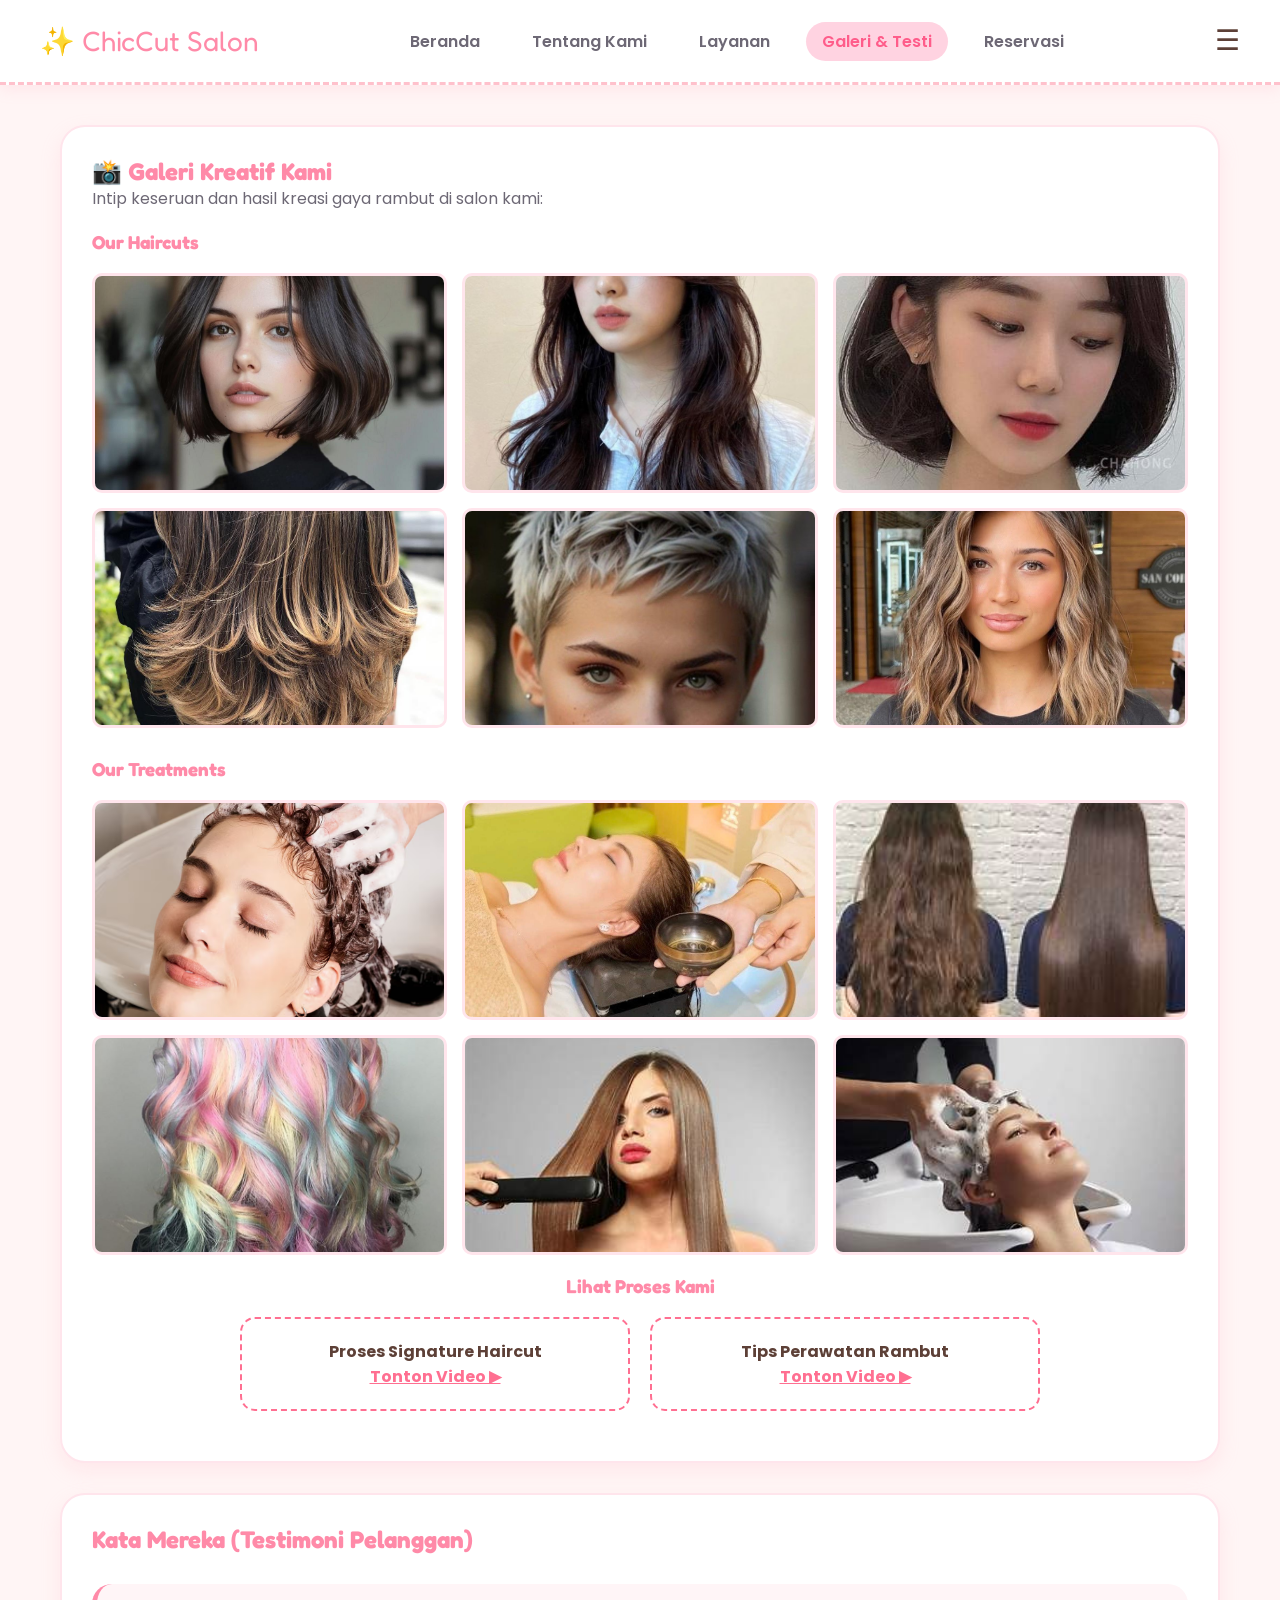
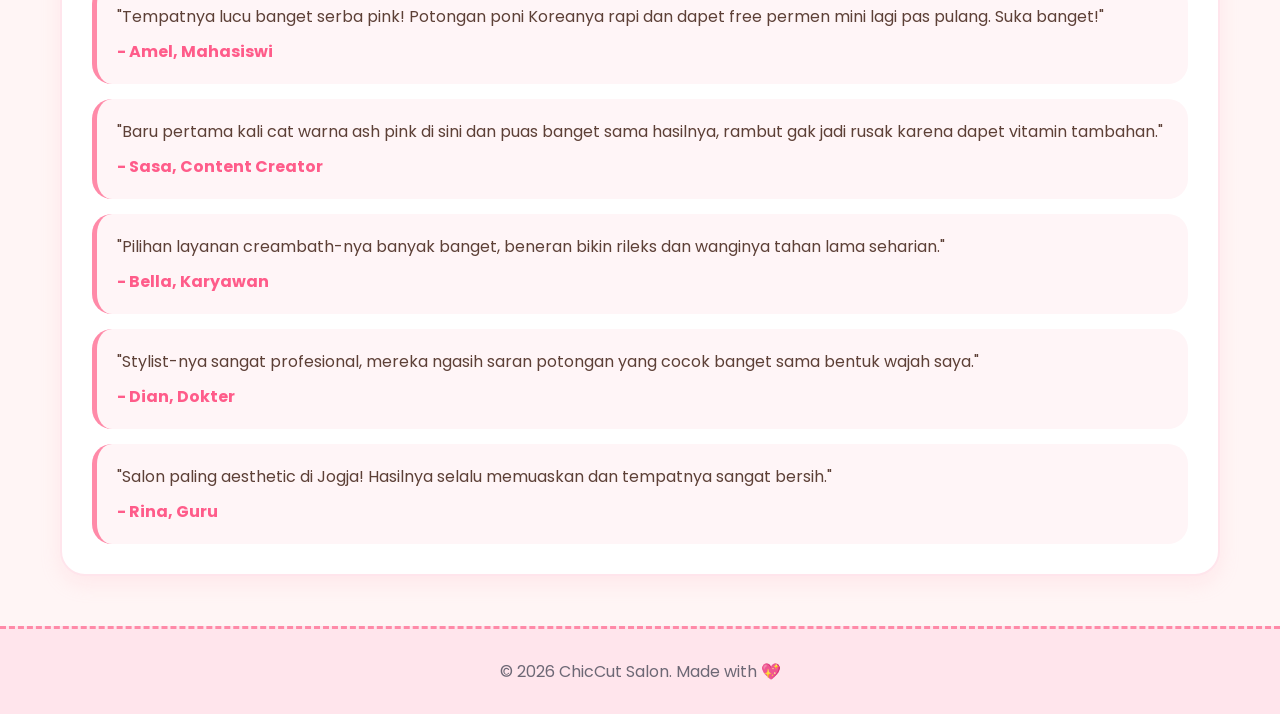
<file: galery.html>
<!DOCTYPE html>
<html lang="id">
<head>
    <meta charset="UTF-8">
    <!-- membuat halaman responsif -->
    <meta name="viewport" content="width=device-width, initial-scale=1.0">
    <title>Gallery & Testimonials - ChicCut Salon</title>
    <link rel="stylesheet" href="style.css">
    <style>
        .gallery-grid { display: grid; grid-template-columns: repeat(auto-fit, minmax(280px, 1fr)); gap: 15px; margin-top: 20px; }
        .gallery-grid img, .gallery-grid video { width: 100%; border-radius: 15px; border: 3px solid #FFE5EC; object-fit: cover; height: 220px; }
        .testi-section { display: flex; flex-direction: column; gap: 15px; margin-top: 30px; }
        .testi-bubble { background: #FFF5F7; border-radius: 20px; padding: 20px; border-left: 5px solid #FF8AA8; position: relative; }

        @media (max-width: 600px) {
        .video-container {
            flex-direction: column; /* Mengubah jadi tumpuk di HP */
            gap: 10px;
        }
    }

        /*Opsional: Efek loading saat klik link*/
        .loading-overlay {
            position: fixed;
            top: 0;
            left: 0;
            width: 100%;
            height: 100%;
            background: #fff0f5;
            display: none;
            justify-content: center;
            align-items: center;
            z-index: 9999;
        }
    </style>
</head>
<body>
    <!-- menampilkan loading ketika pengguna berpindah halaman -->
     <div id="loading" class="loading-overlay">
        <h2>ChicCut Sedang Memuat... ✨</h2>
    </div>

    <header>
        <nav>
            <a href="index.html" class="logo">✨ ChicCut Salon</a>
             <div class="menu-toggle" id="menu-toggle">
                ☰
            </div>
            <ul class="nav-links" id="nav-links">
                <li><a href="index.html">Beranda</a></li>
                <li><a href="about.html">Tentang Kami</a></li>
                <li><a href="service.html">Layanan</a></li>
                <li><a href="galery.html" class="active">Galeri & Testi</a></li>
                <li><a href="Reservasi.html">Reservasi</a></li>
            </ul>
        </nav>
    </header>

    <div class="container">
        <section class="card">
            <h2>📸 Galeri Kreatif Kami</h2>
            <p style="color:#6D6875;">Intip keseruan dan hasil kreasi gaya rambut di salon kami:</p>

            <h3 style="margin-top: 20px;">Our Haircuts</h3>
             <!-- mengatur gambar dalam bentuk kotak-kotak sejajar dan jarak antar gambar-->
            <div class="gallery-grid" style="display: grid; grid-template-columns: repeat(3, 1fr); gap: 15px;">
                <!--border radius agar sudutnya melengkung-->
                <img src="Asset/Haircut/Bob Cut.jpg" alt="Bob Cut" style="width: 100%; border-radius: 10px;">
                <img src="Asset/Haircut/Cute Korean Bangs Cut.jpg" alt="Cute Korean Bangs Cut" style="width: 100%; border-radius: 10px;">
                <img src="Asset/Haircut/Gunting Rambut Gaya Korea.jpg" alt="Gunting Rambut Gaya Korea" style="width: 100%; border-radius: 10px;">
                <img src="Asset/Haircut/Layer Cut.jpg" alt="Layer Cut" style="width: 100%; border-radius: 10px;">
                <img src="Asset/Haircut/Pixie Cut.jpg" alt="Pixie Cut" style="width: 100%; border-radius: 10px;">
                <img src="Asset/Haircut/Signature Haircut + Styling.jpg" alt="Signature Haircut + Styling" style="width: 100%; border-radius: 10px;">
            </div>

            <h3 style="margin-top: 30px;">Our Treatments</h3>
            <div class="gallery-grid" style="display: grid; grid-template-columns: repeat(3, 1fr); gap: 15px;">
                <img src="Asset/Treatment/Detox Scalp.jpg" alt="Detox Scalp" style="width: 100%; border-radius: 10px;">
                <img src="Asset/Treatment/Hair Spa Premium.jpg" alt="Hair Spa Premium" style="width: 100%; border-radius: 10px;">
                <img src="Asset/Treatment/Keratin Treatment.jpg" alt="Keratin Treatment" style="width: 100%; border-radius: 10px;">
                <img src="Asset/Treatment/Pastel Hair Coloring.jpg" alt="Pastel Hair Coloring" style="width: 100%; border-radius: 10px;">
                <img src="Asset/Treatment/Smoothing.jpg" alt="Smoothing" style="width: 100%; border-radius: 10px;">
                <img src="Asset/Treatment/Strawberry Creambath.jpg" alt="Strawberry Creambath" style="width: 100%; border-radius: 10px;">
            </div>

            <section id="video-galeri" style="padding: 20px;">
            <h3 style="text-align: center; margin-bottom: 20px;">Lihat Proses Kami</h3>
            <!-- mengatur dua kotak video agar sejajar -->
            <div class="video-grid" style="display: grid; grid-template-columns: 1fr 1fr; gap: 20px; max-width: 800px; margin: auto;">
                <!-- membuat tampilan kotak video agar terlihat rapi dengan garis putus-putus, sudut melengkung, dan isi berada di tengah -->
                <div class="video-box" style="border: 2px dashed #ff6f91; padding: 20px; border-radius: 15px; text-align: center;">
                    <p><strong>Proses Signature Haircut</strong></p>
                    <a href="https://youtube.com/shorts/ouUcvk2YKpA?si=nmnPcVaTmS1Wriw0" target="_blank" style="color: #ff6f91; font-weight: bold;">Tonton Video ▶</a>
                </div>
                <div class="video-box" style="border: 2px dashed #ff6f91; padding: 20px; border-radius: 15px; text-align: center;">
                    <p><strong>Tips Perawatan Rambut</strong></p>
                    <a href="https://youtu.be/ig4b50pfCbs?si=OWG5tnz3rQWjijvk"target="_blank" style="color: #ff6f91; font-weight: bold;">Tonton Video ▶</a>
                </div>
            </div>
        </section>
        </section>

        <section class="card">
            <h2>Kata Mereka (Testimoni Pelanggan)</h2>
            <div class="testi-section">
                <div class="testi-bubble">
                    <p>"Tempatnya lucu banget serba pink! Potongan poni Koreanya rapi dan dapet free permen mini lagi pas pulang. Suka banget!"</p>
                    <strong style="display:block; margin-top:10px; color: #FF5C8A;">- Amel, Mahasiswi</strong>
                </div>
                <div class="testi-bubble">
                    <p>"Baru pertama kali cat warna ash pink di sini dan puas banget sama hasilnya, rambut gak jadi rusak karena dapet vitamin tambahan."</p>
                    <strong style="display:block; margin-top:10px; color: #FF5C8A;">- Sasa, Content Creator</strong>
                </div>
                <div class="testi-bubble">
                    <p>"Pilihan layanan creambath-nya banyak banget, beneran bikin rileks dan wanginya tahan lama seharian."</p>
                    <strong style="display:block; margin-top:10px; color: #FF5C8A;">- Bella, Karyawan</strong>
                </div>
                <div class="testi-bubble">
                    <p>"Stylist-nya sangat profesional, mereka ngasih saran potongan yang cocok banget sama bentuk wajah saya."</p>
                    <strong style="display:block; margin-top:10px; color: #FF5C8A;">- Dian, Dokter</strong>
                </div>
                <div class="testi-bubble">
                    <p>"Salon paling aesthetic di Jogja! Hasilnya selalu memuaskan dan tempatnya sangat bersih."</p>
                    <strong style="display:block; margin-top:10px; color: #FF5C8A;">- Rina, Guru</strong>
                </div>
            </div>
        </section>
    </div>

    <footer>
        <p>&copy; 2026 ChicCut Salon. Made with 💖</p>
    </footer>

    <script>
    //menampilkan loading ketika pengguna berpindah halaman 
    document.querySelectorAll('a').forEach(link => {
        link.addEventListener('click', function(e) {
            const href = this.getAttribute('href');
            // Hanya aktifkan jika link adalah navigasi internal
            if (href && !href.startsWith('#')) {
                e.preventDefault();
                <!-- menjalankan script setelah halaman selesai dimuat -->
                document.getElementById('loading').style.display = 'flex';
                setTimeout(() => {
                    window.location.href = href;
                }, 800); 
            }
        });
    });

    //Agar Hamburger Berfungsi Atau Berjalan
    document.addEventListener("DOMContentLoaded", function () {

        const hamburger = document.getElementById("menu-toggle");
        const navMenu = document.getElementById("nav-links");

        if(hamburger && navMenu){
            //menampilkan atau menyembunyikan menu ketika tombol hamburger ditekan
            hamburger.addEventListener("click", function () {
                navMenu.classList.toggle("active");
            });
        }

    });
    </script>
</body>
</html>
</file>
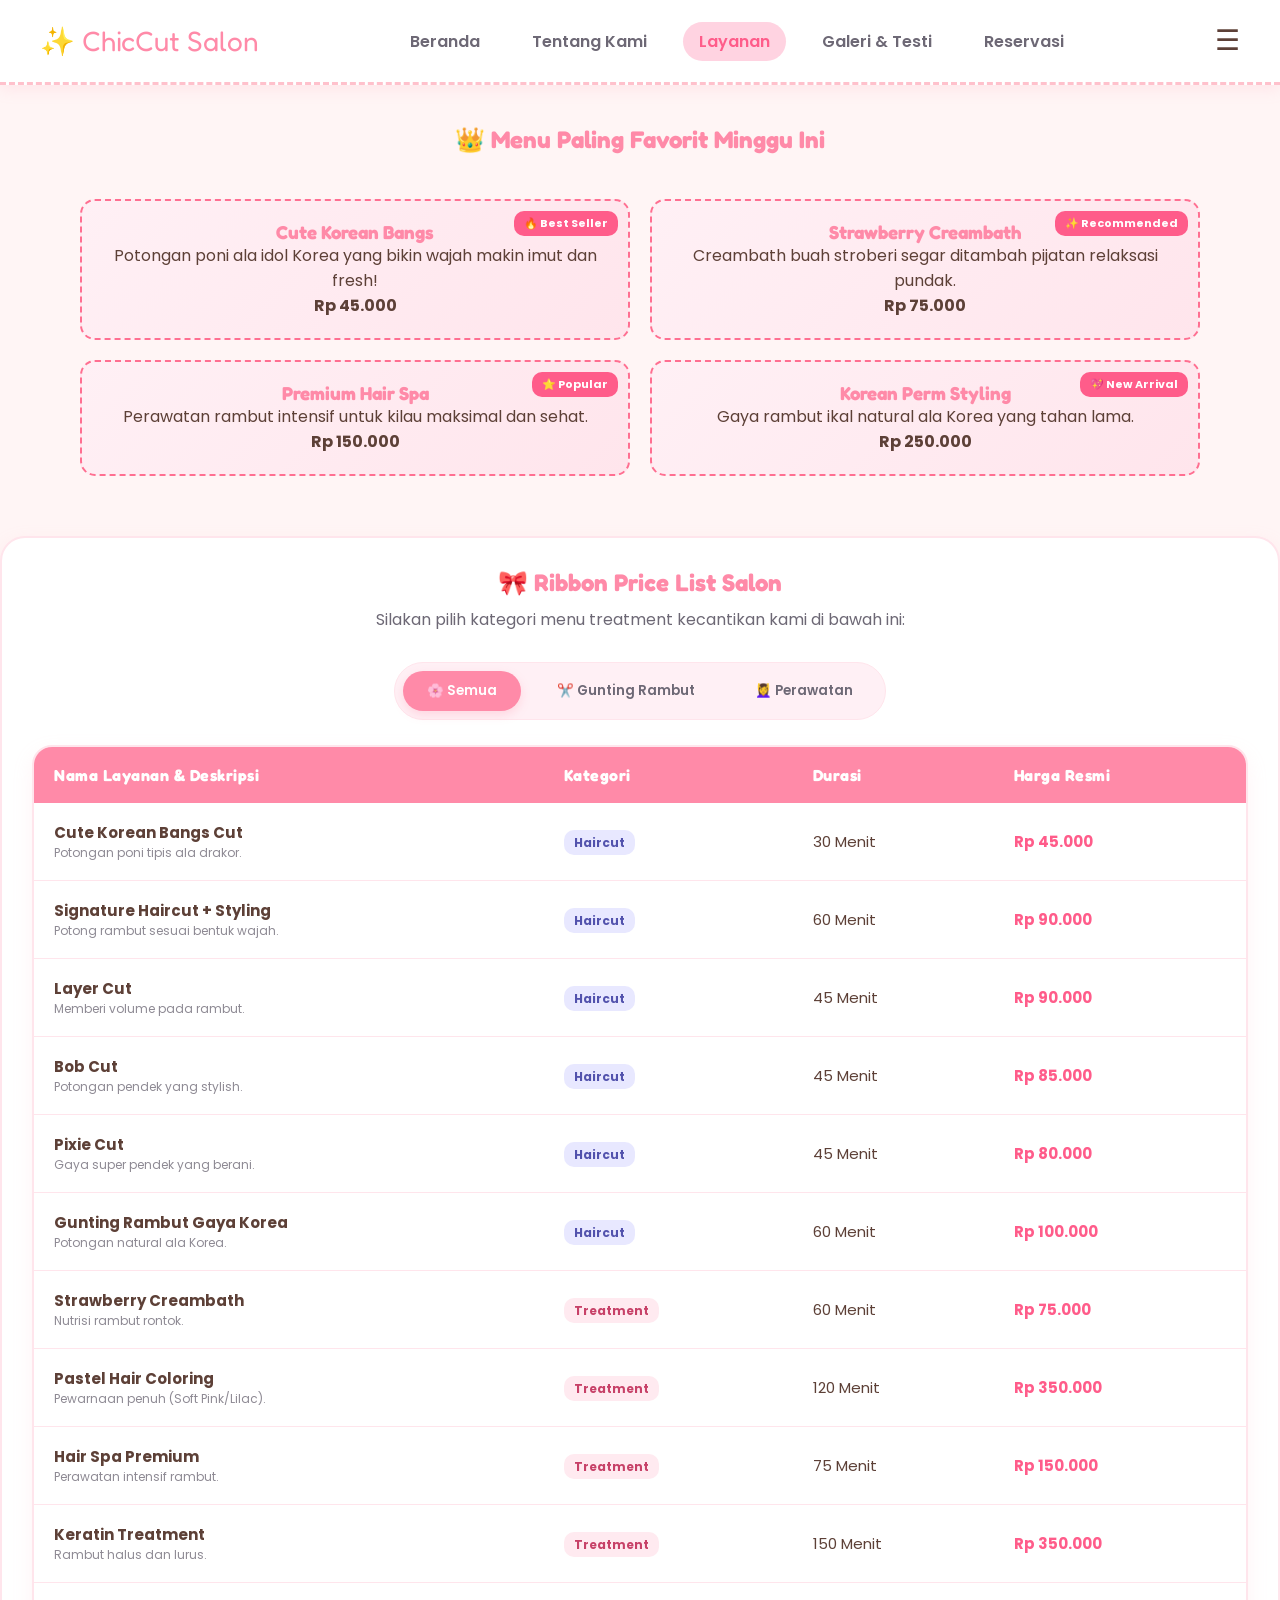
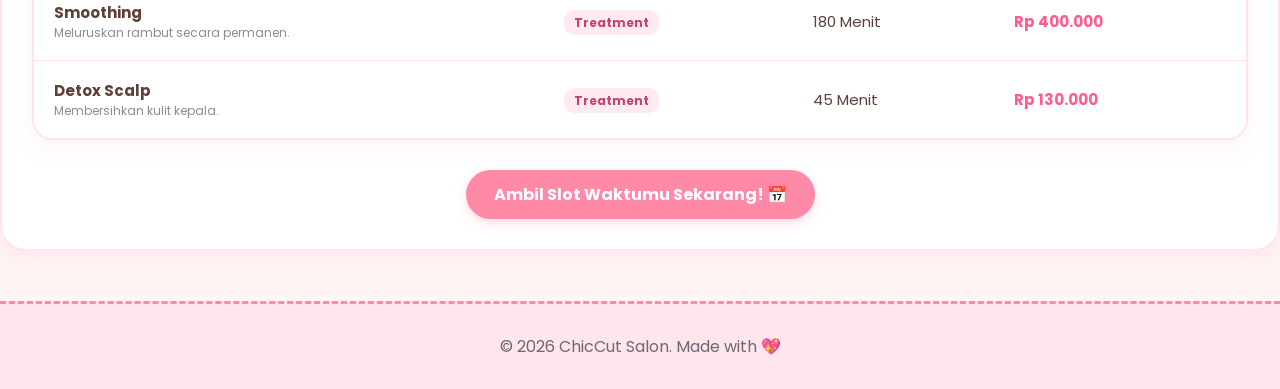
<file: service.html>
<!DOCTYPE html>
<html lang="id">
<head>
    <meta charset="UTF-8">
    <meta name="viewport" content="width=device-width, initial-scale=1.0">
    <title>Services & Treatment - ChicCut Salon</title>
    <link rel="stylesheet" href="style.css">
    <style>
        /* Area Rekomendasi / Best Seller Card */
        /* Mengatur daftar layanan favorit menjadi bentuk Grid */
        .featured-container {
            display: grid;
            grid-template-columns: repeat(auto-fit, minmax(280px, 1fr));
            gap: 20px;
            margin-bottom: 40px;
        }

        /* Mengatur tampilan setiap kartu layanan favorit */
        .featured-card { 
            background: linear-gradient(135deg, #FFF0F5 0%, #FFE5EC 100%);
            border: 2px dashed #FF8AA8;
            border-radius: 20px;
            padding: 20px;
            text-align: center;
            position: relative;
            overflow: hidden;
        }

        /* Label seperti Best Seller, Popular, Recommended */
        .badge { 
            position: absolute;
            top: 10px;
            right: 10px;
            background: #FF5C8A;
            color: white;
            font-size: 11px;
            padding: 4px 10px;
            border-radius: 10px;
            font-weight: bold;
        }

        /* Wadah tabel daftar harga */
        .table-container { 
            background: #FFFFFF;
            border-radius: 20px;
            overflow: hidden;
            border: 2px solid #FFE5EC;
            box-shadow: 0 8px 20px rgba(255, 182, 193, 0.15);
        }

        /* Mengatur ukuran tabel menjadi penuh */
        table { 
            width: 100%;
            border-collapse: collapse;
        }

        /* th mengatur tampilan header tabel */
        /* td mengatur isi tabel */
        th, td { 
            padding: 18px 20px;
            text-align: left;
        }
        th {
            background-color: #FF8AA8;
            color: white;
            font-family: 'Fredoka', sans-serif;
            font-size: 16px;
            letter-spacing: 0.5px;
        }
        td {
            border-bottom: 1px solid #FFE5EC;
            color: #5D4037;
            font-size: 15px;
        }
        tr:last-child td {
            border-bottom: none;
        }
        tr {
            transition: background-color 0.3s ease;
        }

        /* Memberikan efek saat mouse berada di atas baris tabel */
        tr:hover { 
            background-color: #FFF5F7;
        }

        /* Tempat Tombol Filter Kategori */
        .filter-section {
            text-align: center;
            margin-bottom: 25px;
        }

        /* Mengatur posisi tombol filter */
        .filter-buttons {
            display: inline-flex;
            gap: 12px;
            background: #FFF0F5;
            padding: 8px;
            border-radius: 30px;
            border: 1px solid #FFE5EC;
        }

        /* Desain tombol filter */
        .filter-btn {
            padding: 10px 24px;
            border: none;
            border-radius: 25px;
            background: transparent;
            color: #6D6875;
            cursor: pointer;
            font-weight: 600;
            transition: all 0.3s ease;
        }

        /* Warna tombol yang sedang aktif */
        .filter-btn.active {
            background: #FF8AA8;
            color: white;
            box-shadow: 0 4px 10px rgba(255, 138, 168, 0.25);
        }

        /* Style untuk Container Layanan */
        .price-list-container {
            background-color: #fff9fa;
            border: 1px solid #ffccd5;
            padding: 20px;
            border-radius: 15px;
            margin-top: 20px;
        }

        /* Style untuk Item List */
        .price-list-container ul {
            list-style: none;
            padding: 0;
        }

        /* Mengatur tampilan setiap item layanan */
        .price-list-container li {
            padding: 10px;
            border-bottom: 1px solid #ffeef2;
            display: flex;
            justify-content: space-between;
            transition: 0.3s;
        }

        /* Efek Hover pada List */
        .price-list-container li:hover {
            background-color: #ffccd5;
            border-radius: 5px;
            color: white;
            font-weight: bold;
        }

        /* Style untuk Tombol */
        .btn-reserve {
            background-color: #ff6f91;
            color: white;
            padding: 12px 25px;
            text-decoration: none;
            border-radius: 25px;
            display: inline-block;
            margin-top: 20px;
            transition: 0.3s;
        }

        /* Efek ketika tombol reservasi disentuh mouse */
        .btn-reserve:hover {
            background-color: #ff4775;
            transform: scale(1.05);
        }

        /* Mengatur kontainer menjadi format grid 2x2 */
        .featured-container {
            display: grid;
            grid-template-columns: 1fr 1fr; /* Membuat 2 kolom yang sama lebar */
            gap: 20px; /* Jarak antar kotak */
            padding: 20px;
        }

        /* Memastikan kartu menyesuaikan lebar grid */
        .featured-card {
            width: 100%;
            padding: 20px;
            border: 2px dashed #ff6f91;
            border-radius: 15px;
            box-sizing: border-box; /* Agar padding tidak merusak ukuran */
        }

        /* Responsif untuk HP (Menjadi 1 kolom jika layar kecil) */
        @media (max-width: 600px) {
            .featured-container {
                grid-template-columns: 1fr;
            }
        }

        /* Opsional: Efek loading saat klik link */
        .loading-overlay {
            position: fixed;
            top: 0;
            left: 0;
            width: 100%;
            height: 100%;
            background: #fff0f5;
            display: none;
            justify-content: center;
            align-items: center;
            z-index: 9999;
        }
        </style>
</head>
<body>

     <div id="loading" class="loading-overlay">
        <h2>ChicCut Sedang Memuat... ✨</h2>
    </div>

    <header>
        <nav>
            <a href="index.html" class="logo">✨ ChicCut Salon</a>
             <div class="menu-toggle" id="menu-toggle">
                ☰
            </div>
            <ul class="nav-links" id="nav-links">
                <li><a href="index.html">Beranda</a></li>
                <li><a href="about.html">Tentang Kami</a></li>
                <li><a href="service.html" class="active">Layanan</a></li>
                <li><a href="galery.html">Galeri & Testi</a></li>
                <li><a href="Reservasi.html">Reservasi</a></li>
            </ul>
        </nav>
    </header>

    <div class="container">
        <h2 style="text-align: center; margin-bottom: 25px;">👑 Menu Paling Favorit Minggu Ini</h2>
        <div class="featured-container">
            <div class="featured-card">
                <span class="badge">🔥 Best Seller</span>
                <h3>Cute Korean Bangs</h3>
                <p>Potongan poni ala idol Korea yang bikin wajah makin imut dan fresh!</p>
                <span style="font-weight: bold;">Rp 45.000</span>
            </div>
            <div class="featured-card">
                <span class="badge">✨ Recommended</span>
                <h3>Strawberry Creambath</h3>
                <p>Creambath buah stroberi segar ditambah pijatan relaksasi pundak.</p>
                <span style="font-weight: bold;">Rp 75.000</span>
            </div>
            <div class="featured-card">
                <span class="badge">⭐ Popular</span>
                <h3>Premium Hair Spa</h3>
                <p>Perawatan rambut intensif untuk kilau maksimal dan sehat.</p>
                <span style="font-weight: bold;">Rp 150.000</span>
            </div>
            <div class="featured-card">
                <span class="badge">💖 New Arrival</span>
                <h3>Korean Perm Styling</h3>
                <p>Gaya rambut ikal natural ala Korea yang tahan lama.</p>
                <span style="font-weight: bold;">Rp 250.000</span>
            </div>
        </div>
        </div>

        <section class="card">
            <h2 style="text-align: center; margin-bottom: 10px;">🎀 Ribbon Price List Salon</h2>
            <p style="text-align: center; color: #6D6875; margin-bottom: 30px;">Silakan pilih kategori menu treatment kecantikan kami di bawah ini:</p>

            <div class="filter-section">
                <div class="filter-buttons">
                    <button class="filter-btn active" onclick="filterMenu('all', this)">🌸 Semua</button>
                    <button class="filter-btn" onclick="filterMenu('haircut', this)">✂️ Gunting Rambut</button>
                    <button class="filter-btn" onclick="filterMenu('treatment', this)">💆‍♀️ Perawatan</button>
                </div>
            </div>

            <div class="table-container">
                <table>
                    <thead>
                        <tr>
                            <th>Nama Layanan & Deskripsi</th>
                            <th>Kategori</th>
                            <th>Durasi</th>
                            <th>Harga Resmi</th>
                        </tr>
                    </thead>
                    <tbody id="treatment-table">
                        <tr data-category="haircut">
                        <td><b>Cute Korean Bangs Cut</b><div style="font-size: 12px; color: #8E8A94;">Potongan poni tipis ala drakor.</div></td>
                        <td><span style="background: #E8E8FF; padding: 4px 10px; border-radius: 10px; font-size: 12px; color: #5252AD; font-weight: bold;">Haircut</span></td>
                        <td>30 Menit</td><td><b style="color: #FF5C8A;">Rp 45.000</b></td>
                    </tr>
                    <tr data-category="haircut">
                        <td><b>Signature Haircut + Styling</b><div style="font-size: 12px; color: #8E8A94;">Potong rambut sesuai bentuk wajah.</div></td>
                        <td><span style="background: #E8E8FF; padding: 4px 10px; border-radius: 10px; font-size: 12px; color: #5252AD; font-weight: bold;">Haircut</span></td>
                        <td>60 Menit</td><td><b style="color: #FF5C8A;">Rp 90.000</b></td>
                    </tr>
                    <tr data-category="haircut">
                        <td><b>Layer Cut</b><div style="font-size: 12px; color: #8E8A94;">Memberi volume pada rambut.</div></td>
                        <td><span style="background: #E8E8FF; padding: 4px 10px; border-radius: 10px; font-size: 12px; color: #5252AD; font-weight: bold;">Haircut</span></td>
                        <td>45 Menit</td><td><b style="color: #FF5C8A;">Rp 90.000</b></td>
                    </tr>
                    <tr data-category="haircut">
                        <td><b>Bob Cut</b><div style="font-size: 12px; color: #8E8A94;">Potongan pendek yang stylish.</div></td>
                        <td><span style="background: #E8E8FF; padding: 4px 10px; border-radius: 10px; font-size: 12px; color: #5252AD; font-weight: bold;">Haircut</span></td>
                        <td>45 Menit</td><td><b style="color: #FF5C8A;">Rp 85.000</b></td>
                    </tr>
                    <tr data-category="haircut">
                        <td><b>Pixie Cut</b><div style="font-size: 12px; color: #8E8A94;">Gaya super pendek yang berani.</div></td>
                        <td><span style="background: #E8E8FF; padding: 4px 10px; border-radius: 10px; font-size: 12px; color: #5252AD; font-weight: bold;">Haircut</span></td>
                        <td>45 Menit</td><td><b style="color: #FF5C8A;">Rp 80.000</b></td>
                    </tr>
                    <tr data-category="haircut">
                        <td><b>Gunting Rambut Gaya Korea</b><div style="font-size: 12px; color: #8E8A94;">Potongan natural ala Korea.</div></td>
                        <td><span style="background: #E8E8FF; padding: 4px 10px; border-radius: 10px; font-size: 12px; color: #5252AD; font-weight: bold;">Haircut</span></td>
                        <td>60 Menit</td><td><b style="color: #FF5C8A;">Rp 100.000</b></td>
                    </tr>

                    <tr data-category="treatment">
                        <td><b>Strawberry Creambath</b><div style="font-size: 12px; color: #8E8A94;">Nutrisi rambut rontok.</div></td>
                        <td><span style="background: #FFEAF0; padding: 4px 10px; border-radius: 10px; font-size: 12px; color: #C74168; font-weight: bold;">Treatment</span></td>
                        <td>60 Menit</td><td><b style="color: #FF5C8A;">Rp 75.000</b></td>
                    </tr>
                    <tr data-category="treatment">
                        <td><b>Pastel Hair Coloring</b><div style="font-size: 12px; color: #8E8A94;">Pewarnaan penuh (Soft Pink/Lilac).</div></td>
                        <td><span style="background: #FFEAF0; padding: 4px 10px; border-radius: 10px; font-size: 12px; color: #C74168; font-weight: bold;">Treatment</span></td>
                        <td>120 Menit</td><td><b style="color: #FF5C8A;">Rp 350.000</b></td>
                    </tr>
                    <tr data-category="treatment">
                        <td><b>Hair Spa Premium</b><div style="font-size: 12px; color: #8E8A94;">Perawatan intensif rambut.</div></td>
                        <td><span style="background: #FFEAF0; padding: 4px 10px; border-radius: 10px; font-size: 12px; color: #C74168; font-weight: bold;">Treatment</span></td>
                        <td>75 Menit</td><td><b style="color: #FF5C8A;">Rp 150.000</b></td>
                    </tr>
                    <tr data-category="treatment">
                        <td><b>Keratin Treatment</b><div style="font-size: 12px; color: #8E8A94;">Rambut halus dan lurus.</div></td>
                        <td><span style="background: #FFEAF0; padding: 4px 10px; border-radius: 10px; font-size: 12px; color: #C74168; font-weight: bold;">Treatment</span></td>
                        <td>150 Menit</td><td><b style="color: #FF5C8A;">Rp 350.000</b></td>
                    </tr>
                    <tr data-category="treatment">
                        <td><b>Smoothing</b><div style="font-size: 12px; color: #8E8A94;">Meluruskan rambut secara permanen.</div></td>
                        <td><span style="background: #FFEAF0; padding: 4px 10px; border-radius: 10px; font-size: 12px; color: #C74168; font-weight: bold;">Treatment</span></td>
                        <td>180 Menit</td><td><b style="color: #FF5C8A;">Rp 400.000</b></td>
                    </tr>
                    <tr data-category="treatment">
                        <td><b>Detox Scalp</b><div style="font-size: 12px; color: #8E8A94;">Membersihkan kulit kepala.</div></td>
                        <td><span style="background: #FFEAF0; padding: 4px 10px; border-radius: 10px; font-size: 12px; color: #C74168; font-weight: bold;">Treatment</span></td>
                        <td>45 Menit</td><td><b style="color: #FF5C8A;">Rp 130.000</b></td>
                    </tr>
                    </tbody>
                </table>
            </div>
            
            <div style="text-align: center; margin-top: 30px;">
                <a href="Reservasi.html" class="btn">Ambil Slot Waktumu Sekarang! 📅</a>
            </div>
        </section>
    </div>

    <footer>
        <p>&copy; 2026 ChicCut Salon. Made with 💖</p>
    </footer>

    <script>
        // JS Fungsi Filter Menu Interaktif
        function filterMenu(category, button) {
            // Mengatur status aktif tombol filter
            document.querySelectorAll('.filter-btn').forEach(btn => btn.classList.remove('active'));
            button.classList.add('active');

            // Memfilter baris tabel berdasarkan data-category
            const rows = document.querySelectorAll('#treatment-table tr');
            rows.forEach(row => {
                if (category === 'all' || row.getAttribute('data-category') === category) {
                    row.style.display = ''; // Tampilkan
                } else {
                    row.style.display = 'none'; // Sembunyikan
                }
            });
        }

        document.querySelectorAll('a').forEach(link => {
        link.addEventListener('click', function(e) {
            const href = this.getAttribute('href');
            // Hanya aktifkan jika link adalah navigasi internal
            if (href && !href.startsWith('#')) {
                e.preventDefault();
                document.getElementById('loading').style.display = 'flex';
                setTimeout(() => {
                    window.location.href = href;
                }, 800); 
            }
        });
    });

    //Agar Hamburger Berfungsi Atau Berjalan
    document.addEventListener("DOMContentLoaded", function () {

        const hamburger = document.getElementById("menu-toggle");
        const navMenu = document.getElementById("nav-links");

        if(hamburger && navMenu){
            hamburger.addEventListener("click", function () {
                navMenu.classList.toggle("active");
            });
        }

    });
    </script>
</body>
</html>
</file>
<file: style.css>
/* Menggunakan font yang terkesan playful dan ramah */
@import url('https://fonts.googleapis.com/css2?family=Fredoka:wght@300..700&family=Poppins:wght@300;400;600&display=swap');

* {
    margin: 0;
    padding: 0;
    box-sizing: border-box;
    font-family: 'Poppins', sans-serif;
}

body {
    background-color: #FFF5F5; /* Soft pinkish cream */
    color: #5D4037; /* Cokelat gelap lembut, bukan hitam kaku */
}

h1, h2, h3 {
    font-family: 'Fredoka', sans-serif;
    color: #FF8AA8; /* Pastel pink */
}

/* Navigation Bar */
header {
    background-color: #FFFFFF;
    padding: 20px;
    box-shadow: 0 4px 15px rgba(255, 138, 168, 0.15);
    position: sticky;
    top: 0;
    z-index: 1000;
    border-bottom: 3px dashed #FFC1CC;
}

nav {
    display: flex;
    justify-content: space-between;
    align-items: center;
    max-width: 1200px;
    margin: 0 auto;
    flex-wrap: wrap;
    flex-direction: row !important;
}

.hamburger,
    .menu-toggle{
        display: block !important;
        order: 1;
        margin: 0;
        font-size: 28px;
        cursor: pointer;
    }

.logo {
    font-family: 'Fredoka', sans-serif;
    font-size: 28px;
    color: #FF8AA8;
    text-decoration: none;
}

.nav-links {
    list-style: none;
    display: flex;
    gap: 20px;
}

.nav-links a {
    text-decoration: none;
    color: #6D6875;
    font-weight: 600;
    transition: all 0.3s ease;
    padding: 8px 16px;
    border-radius: 20px;
}

.nav-links a:hover, .nav-links a.active {
    background-color: #FFD3E1;
    color: #FF5C8A;
}

@media (max-width:768px){

.menu-toggle{
    display:block;
}

.nav-links{
    display:none;
    flex-direction:column;
    width:100%;
}

.nav-links.active{
    display:flex;
}

}

/* Hero Section & Umum */
.container {
    max-width: 1200px;
    margin: 40px auto;
    padding: 0 20px;
}

.card {
    background: #FFFFFF;
    border-radius: 25px;
    padding: 30px;
    box-shadow: 0 8px 20px rgba(255, 182, 193, 0.2);
    border: 2px solid #FFE5EC;
    margin-bottom: 30px;
}

.btn {
    display: inline-block;
    background-color: #FF8AA8;
    color: white;
    padding: 12px 28px;
    border-radius: 30px;
    text-decoration: none;
    font-weight: bold;
    box-shadow: 0 4px 10px rgba(255, 138, 168, 0.3);
    transition: transform 0.2s, background-color 0.2s;
    border: none;
    cursor: pointer;
}

.btn:hover {
    transform: scale(1.05);
    background-color: #FF5C8A;
}

/* Footer */
footer {
    text-align: center;
    padding: 30px;
    background-color: #FFE5EC;
    color: #6D6875;
    margin-top: 50px;
    border-top: 3px dashed #FF8AA8;
}

/* Responsif untuk Mobile */
@media (max-width: 768px) {
    nav {
        flex-direction: column;
        gap: 15px;
    }
    .nav-links {
        flex-direction: column;
        align-items: center;
        width: 100%;
    }

    .section-heading {
    text-align: center;
    font-size: 24px;
    font-weight: bold;
    margin: 20px 0;
    color: #ff6f91; /* Sesuaikan dengan warna tema ChicCut Salon Anda */
    }

    .btn-tentang:hover {
    background-color: #ff4d7a !important;
    transform: scale(1.05);
    }

    /* ========================= */
    /* RESPONSIVE */
    /* ========================= */

    @media screen and (max-width:768px){

        nav{
            display:flex;
            justify-content:space-between;
            align-items:center;
            flex-wrap:wrap;
        }

        .menu-toggle{
            display:block;
        }

        .nav-links{
            display:none;
            width:100%;
            flex-direction:column;
            text-align:center;
            margin-top:15px;
            gap:10px;
        }

        .nav-links.active{
            display:flex;
        }

        .nav-links li{
            width:100%;
        }

        .nav-links li a{
            display:block;
            padding:12px;
        }

        /* Hero */
        .hero{
            flex-direction:column;
            text-align:center;
        }

        .hero-img img{
            width:90%;
        }

        /* Card */
        .card{
            padding:20px;
        }

        /* Grid */
        .featured-container,
        .stylist-grid{
            grid-template-columns:1fr;
        }

        table{
            display:block;
            overflow-x:auto;
            white-space:nowrap;
        }
    }

        /*Agar Gambar Responsive*/

        img{
            max-width:100%;
            height:auto;
        }

        /*Agar section tidak melebar*/
        .container{
            width:100%;
            max-width:1200px;
            margin:auto;
            padding:20px;
        }

        /*Tabel untuk Responsive*/ 
        .table-container{
            overflow-x:auto;
        }
        
        @media screen and (max-width:768px){

        .container{
            display:block !important;
        }

    }

        /*=====RESPONSIVE YOUTUBE*/
        .video-box{
            position: relative;
            width: 100%;
            aspect-ratio: 16/9;
            overflow: hidden;
            border: 3px solid #FFE5EC;
            border-radius: 15PX;
            box-sizing: border-box;
        }

        .video-box iframe{
            position:absolute;
            inset: 0;
            width: 100%;
            height: 100%;
            border: none;
        }

        .gallery-grid{
            display: grid;
            grid-template-columns: repeat(auto-fit,minmax(280px, 1fr));
            gap: 15px;
        }

        .gallery-grid img{
            width: 100%;
            aspect-ratio: 16/9;
            object-fit: cover;
            border-radius: 15px;
            border: 3px solid #FFE5EC;
            box-sizing: border-box;
        }

        @media (max-width:768px){
            .gallery-grid{
                grid-template-columns: 1fr;
            }
        }
}
</file>
